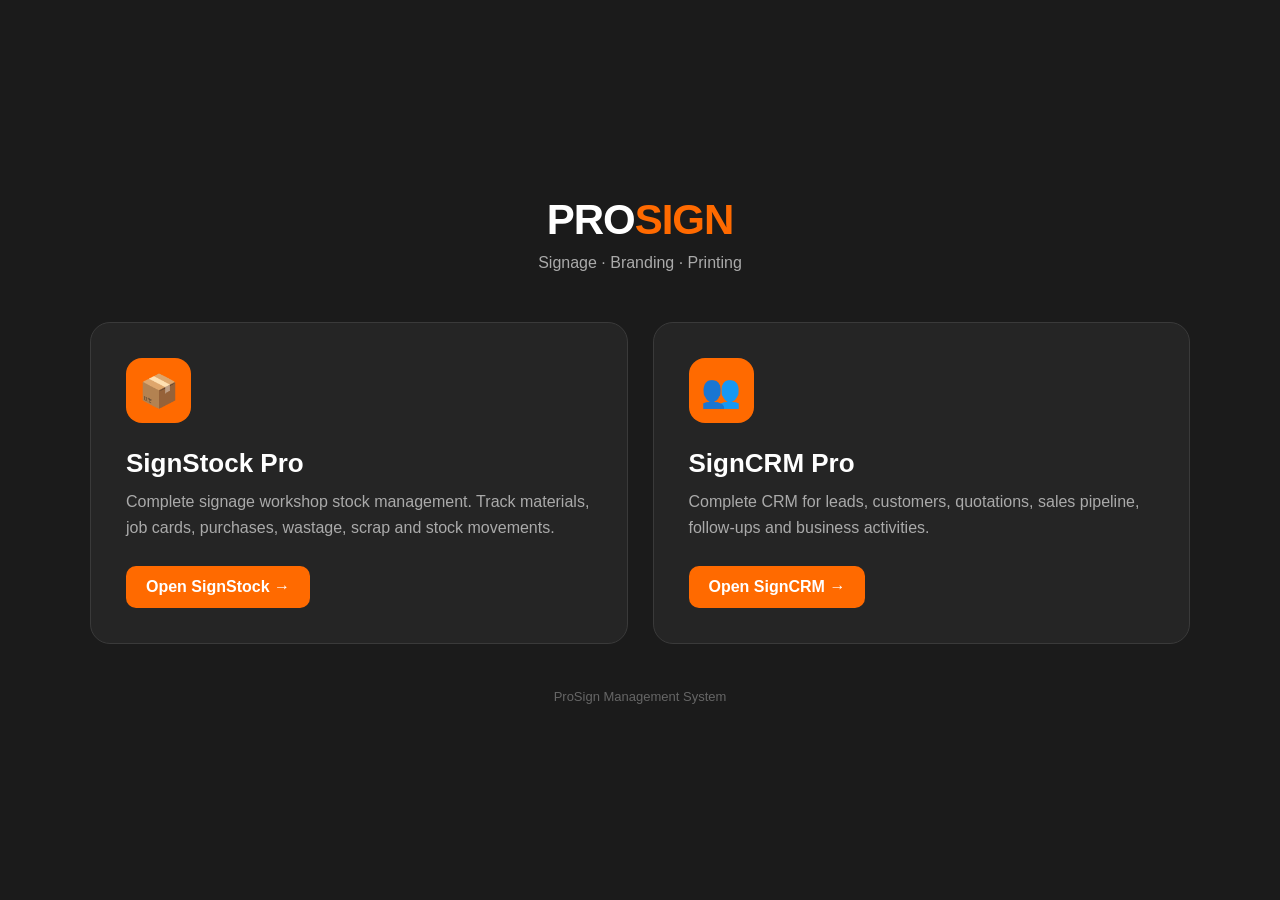
<file: PROSIGN-MANAGEMENT/index.html>
<!DOCTYPE html>
<html lang="en">
<head>
    <meta charset="UTF-8">
    <meta name="viewport" content="width=device-width, initial-scale=1.0">

    <title>ProSign Management</title>
    
    <style>
        * {
            box-sizing: border-box;
            margin: 0;
            padding: 0;
        }

        body {
            font-family: Arial, Helvetica, sans-serif;
            background: #1B1B1B;
            color: white;
            min-height: 100vh;
            display: flex;
            align-items: center;
            justify-content: center;
            padding: 30px;
        }

        .container {
            width: 100%;
            max-width: 1100px;
        }

        .header {
            text-align: center;
            margin-bottom: 50px;
        }

        .logo {
            font-size: 42px;
            font-weight: 800;
            letter-spacing: -1px;
        }

        .logo span {
            color: #ff6a00;
        }

        .subtitle {
            margin-top: 10px;
            color: #aaa;
            font-size: 16px;
        }

        .apps {
            display: grid;
            grid-template-columns: repeat(2, 1fr);
            gap: 25px;
        }

        .app-card {
            background: #252525;
            border: 1px solid #3a3a3a;
            border-radius: 20px;
            padding: 35px;
            text-decoration: none;
            color: white;
            transition: 0.25s ease;
            display: block;
        }

        .app-card:hover {
            transform: translateY(-5px);
            border-color: #ff6a00;
            box-shadow: 0 15px 40px rgba(0,0,0,0.35);
        }

        .icon {
            width: 65px;
            height: 65px;
            border-radius: 16px;
            background: #ff6a00;
            display: flex;
            align-items: center;
            justify-content: center;
            font-size: 32px;
            margin-bottom: 25px;
        }

        .app-card h2 {
            font-size: 26px;
            margin-bottom: 10px;
        }

        .app-card p {
            color: #aaa;
            line-height: 1.6;
            margin-bottom: 25px;
        }

        .open-btn {
            display: inline-block;
            background: #ff6a00;
            color: white;
            padding: 12px 20px;
            border-radius: 10px;
            font-weight: 700;
        }

        .footer {
            text-align: center;
            color: #666;
            margin-top: 45px;
            font-size: 13px;
        }

        @media (max-width: 700px) {
            .apps {
                grid-template-columns: 1fr;
            }

            .logo {
                font-size: 32px;
            }
        }
    </style>
</head>

<body>

    <div class="container">

        <div class="header">
            <div class="logo">
                PRO<span>SIGN</span>
            </div>

            <div class="subtitle">
                Signage · Branding · Printing
            </div>
        </div>

        <div class="apps">

            <!-- SIGNSTOCK -->
            <a href="./stock/" class="app-card">

                <div class="icon">
                    📦
                </div>

                <h2>SignStock Pro</h2>

                <p>
                    Complete signage workshop stock management.
                    Track materials, job cards, purchases,
                    wastage, scrap and stock movements.
                </p>

                <span class="open-btn">
                    Open SignStock →
                </span>

            </a>


            <!-- SIGNCRM -->
            <a href="./crm/" class="app-card">

                <div class="icon">
                    👥
                </div>

                <h2>SignCRM Pro</h2>

                <p>
                    Complete CRM for leads, customers,
                    quotations, sales pipeline, follow-ups
                    and business activities.
                </p>

                <span class="open-btn">
                    Open SignCRM →
                </span>

            </a>

        </div>

        <div class="footer">
            ProSign Management System
        </div>

    </div>

</body>
</html>
</file>
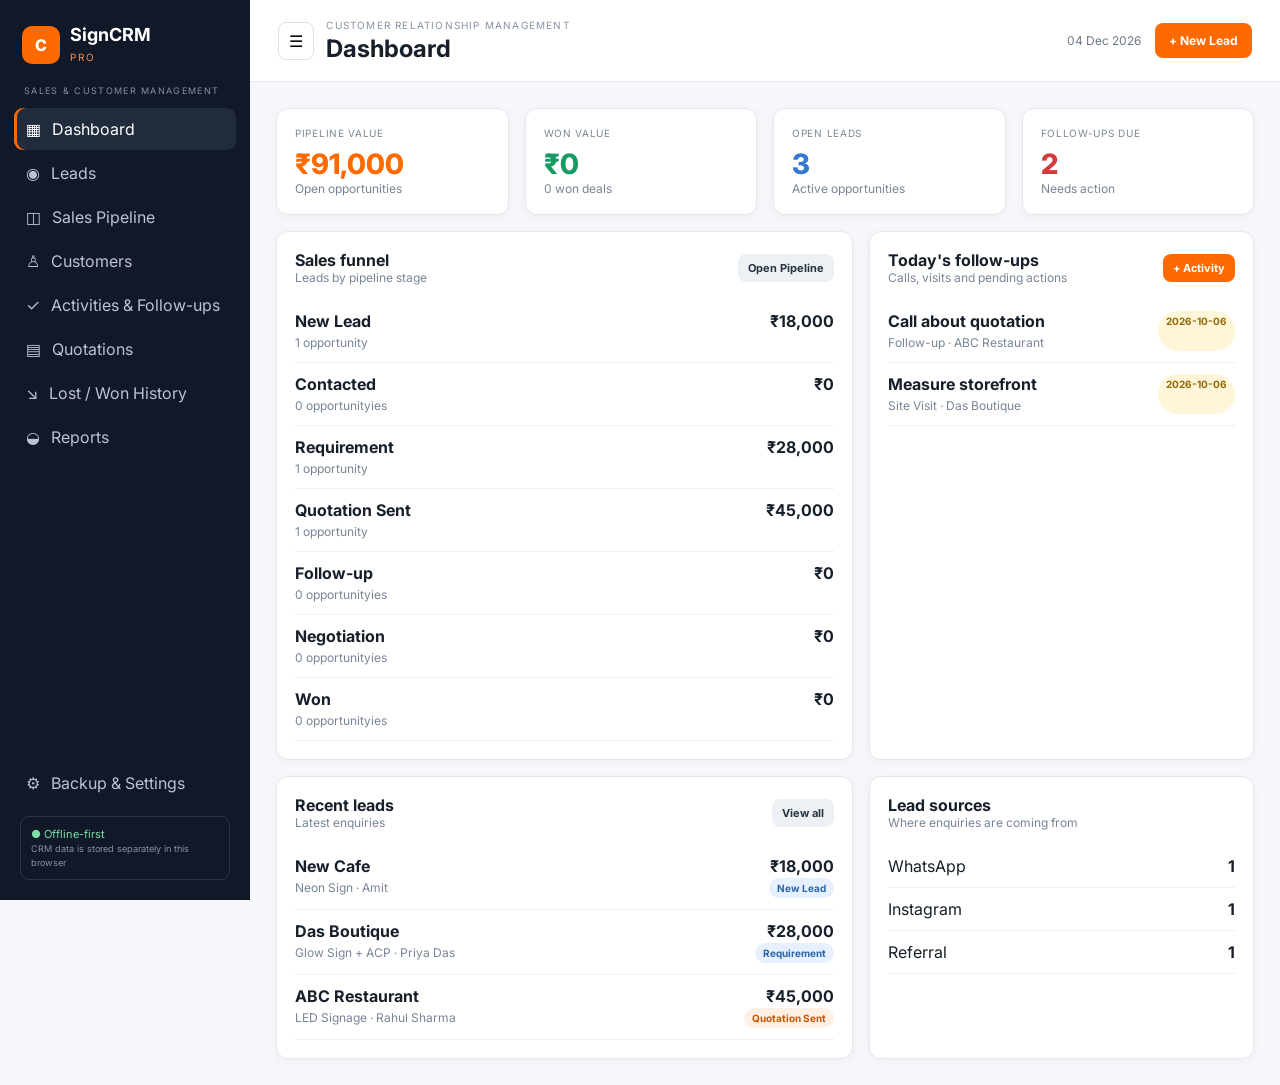
<file: PROSIGN-MANAGEMENT/crm/index.html>
<!doctype html>
<html lang="en">
<head>
<meta charset="utf-8">
<meta name="viewport" content="width=device-width,initial-scale=1">
<title>SignCRM Pro — Signage Sales CRM</title>
<link rel="preconnect" href="https://fonts.googleapis.com">
<link rel="preconnect" href="https://fonts.gstatic.com" crossorigin>
<link href="https://fonts.googleapis.com/css2?family=Inter:wght@400;500;600;700;800&display=swap" rel="stylesheet">
<link rel="stylesheet" href="style.css">
</head>
<body>
<div class="app">
<aside class="sidebar">
  <div class="brand"><div class="mark">C</div><div><b>SignCRM</b><span>PRO</span></div></div>
  <div class="label">SALES & CUSTOMER MANAGEMENT</div>
  <nav id="nav">
    <button class="nav active" data-view="dashboard">▦ <span>Dashboard</span></button>
    <button class="nav" data-view="leads">◉ <span>Leads</span></button>
    <button class="nav" data-view="pipeline">◫ <span>Sales Pipeline</span></button>
    <button class="nav" data-view="customers">♙ <span>Customers</span></button>
    <button class="nav" data-view="activities">✓ <span>Activities & Follow-ups</span></button>
    <button class="nav" data-view="quotes">▤ <span>Quotations</span></button>
    <button class="nav" data-view="lost">↘ <span>Lost / Won History</span></button>
    <button class="nav" data-view="reports">◒ <span>Reports</span></button>
  </nav>
  <div class="bottom">
    <button class="nav" data-view="backup">⚙ <span>Backup & Settings</span></button>
    <div class="offline">● Offline-first<br><small>CRM data is stored separately in this browser</small></div>
  </div>
</aside>

<main class="main">
<header class="topbar">
  <div class="head-left"><button class="icon" id="menu">☰</button><div><div class="eyebrow">Customer relationship management</div><h1 id="title">Dashboard</h1></div></div>
  <div class="top-right"><span id="date"></span><button class="btn primary" id="quickLead">+ New Lead</button></div>
</header>
<section id="content"></section>
</main>
</div>
<div class="modal hidden" id="modal"><div class="modal-card"><div class="modal-head"><h2 id="modalTitle">Form</h2><button class="icon" id="close">×</button></div><div id="modalBody"></div></div></div>
<div id="toast"></div>
<script src="app.js"></script>
</body>
</html>
</file>
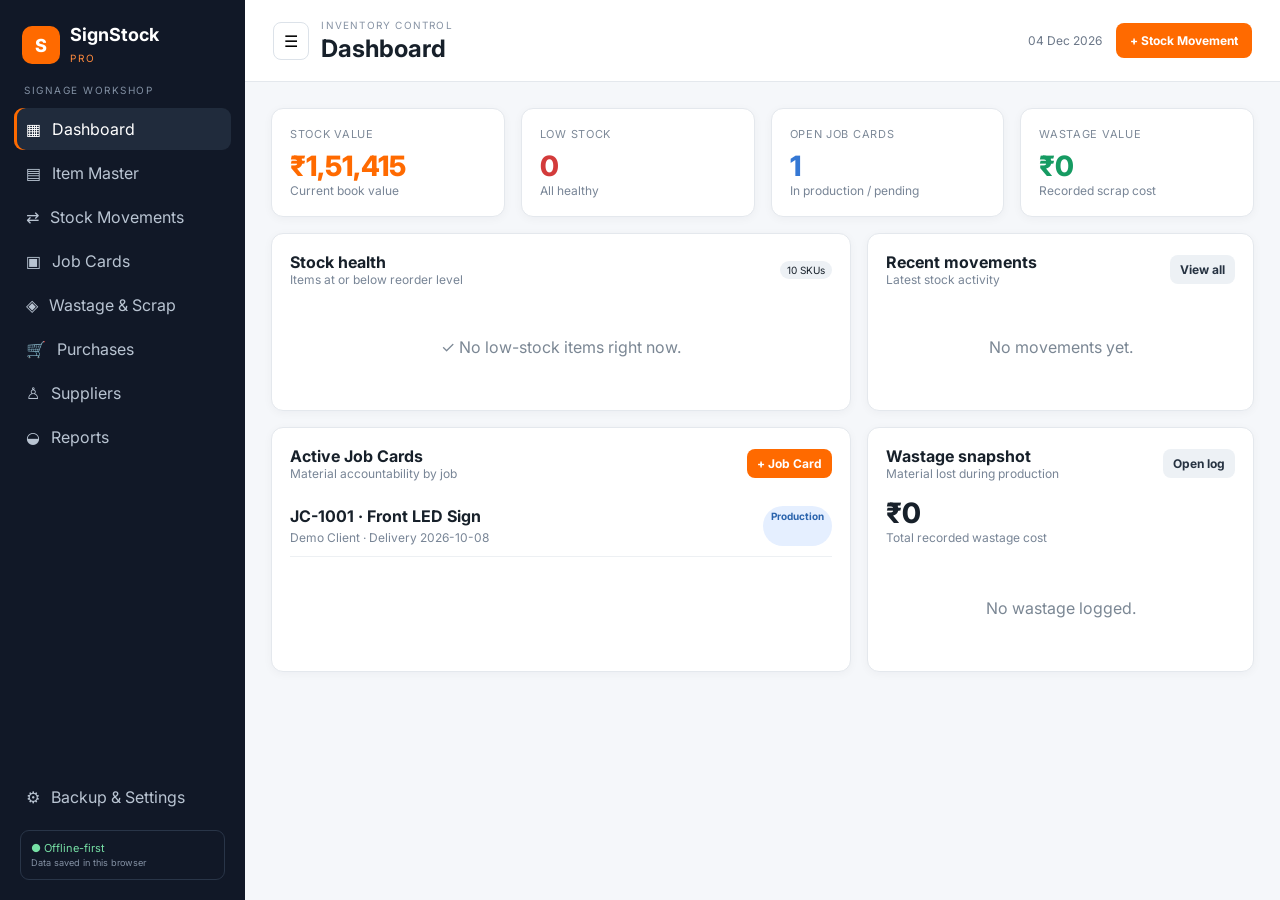
<file: PROSIGN-MANAGEMENT/stock/index.html>
<!doctype html>
<html lang="en">
<head>
<meta charset="utf-8">
<meta name="viewport" content="width=device-width,initial-scale=1">
<title>SignStock Pro — Signage Workshop Inventory</title>
<link rel="preconnect" href="https://fonts.googleapis.com">
<link rel="preconnect" href="https://fonts.gstatic.com" crossorigin>
<link href="https://fonts.googleapis.com/css2?family=Inter:wght@400;500;600;700;800&display=swap" rel="stylesheet">
<link rel="stylesheet" href="style.css">
</head>
<body>
<div id="app">
  <aside class="sidebar">
    <div class="brand"><div class="brand-mark">S</div><div><b>SignStock</b><span>PRO</span></div></div>
    <div class="workshop">SIGNAGE WORKSHOP</div>
    <nav id="nav">
      <button class="nav active" data-view="dashboard">▦ <span>Dashboard</span></button>
      <button class="nav" data-view="items">▤ <span>Item Master</span></button>
      <button class="nav" data-view="transactions">⇄ <span>Stock Movements</span></button>
      <button class="nav" data-view="jobs">▣ <span>Job Cards</span></button>
      <button class="nav" data-view="wastage">◈ <span>Wastage & Scrap</span></button>
      <button class="nav" data-view="purchases">🛒 <span>Purchases</span></button>
      <button class="nav" data-view="suppliers">♙ <span>Suppliers</span></button>
      <button class="nav" data-view="reports">◒ <span>Reports</span></button>
    </nav>
    <div class="side-bottom">
      <button class="nav" data-view="backup">⚙ <span>Backup & Settings</span></button>
      <div class="local-badge">● Offline-first<br><small>Data saved in this browser</small></div>
    </div>
  </aside>

  <main class="main">
    <header class="topbar">
      <div><button id="mobileMenu" class="icon-btn">☰</button><div><div class="eyebrow">Inventory control</div><h1 id="pageTitle">Dashboard</h1></div></div>
      <div class="top-actions"><div id="today"></div><button class="btn primary" id="quickStock">+ Stock Movement</button></div>
    </header>

    <section id="content"></section>
  </main>
</div>

<div id="modal" class="modal hidden"><div class="modal-card"><div class="modal-head"><h2 id="modalTitle">Form</h2><button class="icon-btn" id="closeModal">×</button></div><div id="modalBody"></div></div></div>
<div id="toast"></div>
<script src="app.js"></script>
</body>
</html>
</file>
<file: PROSIGN-MANAGEMENT/crm/style.css>
*{box-sizing:border-box}body{margin:0;font-family:Inter,system-ui,sans-serif;background:#f5f7fa;color:#17202a}button,input,select,textarea{font:inherit}button{cursor:pointer}.sidebar{position:fixed;inset:0 auto 0 0;width:250px;background:#111827;color:#dbe4ee;padding:20px 14px;display:flex;flex-direction:column;z-index:20}.brand{display:flex;align-items:center;gap:10px;margin:4px 8px 20px}.mark{width:38px;height:38px;border-radius:10px;background:#ff6a00;color:#fff;display:grid;place-items:center;font-weight:800}.brand b{display:block;color:#fff;font-size:18px}.brand span{font-size:10px;color:#ff8a3d;letter-spacing:2px}.label{font-size:9px;letter-spacing:1.3px;color:#8491a3;margin:0 10px 10px}.nav{width:100%;border:0;background:transparent;color:#b9c4d2;text-align:left;padding:11px 12px;border-radius:9px;margin:2px 0;display:flex;gap:11px;align-items:center}.nav:hover,.nav.active{background:#202b3c;color:#fff}.nav.active{box-shadow:inset 3px 0 #ff6a00}.bottom{margin-top:auto}.offline{margin:12px 6px 0;padding:10px;border:1px solid #293548;border-radius:9px;color:#7be0a7;font-size:11px}.offline small{color:#8491a4}.main{margin-left:250px;min-height:100vh}.topbar{height:82px;background:#fff;border-bottom:1px solid #e4e8ed;padding:15px 28px;display:flex;align-items:center;justify-content:space-between}.head-left{display:flex;align-items:center;gap:12px}.eyebrow{font-size:10px;text-transform:uppercase;letter-spacing:1.2px;color:#8793a4}.topbar h1{margin:3px 0 0;font-size:24px}.top-right{display:flex;gap:14px;align-items:center;color:#6d7887;font-size:12px}.icon{border:1px solid #dce2e9;background:#fff;border-radius:8px;padding:8px 10px}.btn{border:0;border-radius:8px;padding:10px 14px;font-weight:700}.primary{background:#ff6a00;color:#fff}.secondary{background:#edf1f5;color:#273341}.danger{background:#fee2e2;color:#991b1b}.small{padding:7px 10px;font-size:11px}.section{padding:26px}.grid{display:grid;gap:16px}.cards{grid-template-columns:repeat(4,1fr)}.two{grid-template-columns:1.5fr 1fr}.three{grid-template-columns:repeat(3,1fr)}.card{background:#fff;border:1px solid #e4e8ed;border-radius:12px;padding:18px;box-shadow:0 2px 10px #1b25300a}.kicker{font-size:10px;color:#7c8795;text-transform:uppercase;letter-spacing:.7px}.metric{font-size:28px;font-weight:800;margin-top:8px}.muted{color:#788596;font-size:12px}.orange{color:#ff6a00}.green{color:#169b62}.red{color:#d33b3b}.blue{color:#3578d4}.metric-row,.toolbar{display:flex;justify-content:space-between;align-items:center;gap:10px}.toolbar{margin-bottom:15px}.toolbar-left,.toolbar-right{display:flex;gap:8px;align-items:center}.search,.input,.select,.textarea{border:1px solid #d7dde5;background:#fff;border-radius:7px;padding:9px 10px;outline:none;width:100%}.search{min-width:230px}.input:focus,.select:focus,.textarea:focus{border-color:#ff8a3d}.table-wrap{overflow:auto}.table{width:100%;border-collapse:collapse}.table th,.table td{padding:11px 10px;border-bottom:1px solid #edf0f3;text-align:left;font-size:12px;white-space:nowrap}.table th{font-size:10px;text-transform:uppercase;letter-spacing:.6px;color:#7c8795;background:#fafbfc}.status{display:inline-block;padding:4px 8px;border-radius:999px;font-size:10px;font-weight:700}.s-new{background:#e7f0ff;color:#2d65a9}.s-hot{background:#fff0e5;color:#c95600}.s-follow{background:#fff6d9;color:#946800}.s-won{background:#dcfce7;color:#167348}.s-lost{background:#fee2e2;color:#a32929}.s-neutral{background:#edf1f5;color:#596574}.form-grid{display:grid;grid-template-columns:repeat(2,1fr);gap:12px}.form-grid.three{grid-template-columns:repeat(3,1fr)}.field label{display:block;font-size:11px;color:#687586;margin-bottom:5px;font-weight:600}.full{grid-column:1/-1}.actions{display:flex;justify-content:flex-end;gap:8px;margin-top:15px}.notice{padding:11px 13px;background:#fff7ed;border:1px solid #fed7aa;border-radius:8px;font-size:11px;color:#9a4a0b}.list{display:flex;flex-direction:column}.list-item{display:flex;justify-content:space-between;gap:12px;padding:11px 0;border-bottom:1px solid #edf0f3}.kanban{display:grid;grid-template-columns:repeat(7,minmax(190px,1fr));gap:11px;overflow:auto}.col{background:#eef1f5;border-radius:10px;padding:10px;min-height:370px}.colhead{display:flex;justify-content:space-between;font-size:11px;font-weight:800;margin-bottom:8px}.deal{background:#fff;border:1px solid #e0e5eb;border-radius:9px;padding:11px;margin-bottom:8px}.deal h4{margin:0 0 5px;font-size:12px}.deal p{margin:3px 0;font-size:10px;color:#6f7a88}.tag{display:inline-block;padding:3px 6px;border-radius:5px;background:#fff1e8;color:#d45a00;font-size:9px;font-weight:700}.modal{position:fixed;inset:0;background:#10172299;display:grid;place-items:center;z-index:100;padding:20px}.hidden{display:none}.modal-card{background:#fff;border-radius:14px;width:min(760px,96vw);max-height:90vh;overflow:auto;padding:20px}.modal-head{display:flex;justify-content:space-between;align-items:center;margin-bottom:15px}.modal-head h2{margin:0;font-size:18px}.empty{text-align:center;padding:35px;color:#7b8794}.timeline{border-left:2px solid #e6eaf0;margin-left:7px;padding-left:18px}.event{position:relative;padding:0 0 16px}.event:before{content:"";position:absolute;left:-25px;top:3px;width:9px;height:9px;border-radius:50%;background:#ff6a00}.bar-wrap{display:flex;align-items:end;height:220px;gap:10px;padding-top:15px}.bar{flex:1;background:#ff6a00;border-radius:5px 5px 0 0;min-width:16px;position:relative}.bar span{position:absolute;top:-17px;width:100%;text-align:center;font-size:9px}.bar b{position:absolute;bottom:-20px;width:100%;text-align:center;font-size:9px;color:#7b8794}@media(max-width:1000px){.sidebar{transform:translateX(-100%);transition:.2s}.sidebar.open{transform:translateX(0)}.main{margin-left:0}.cards{grid-template-columns:repeat(2,1fr)}.two,.three{grid-template-columns:1fr}.kanban{grid-template-columns:repeat(7,220px)}#date{display:none}}@media(max-width:600px){.section{padding:16px}.cards{grid-template-columns:1fr}.form-grid,.form-grid.three{grid-template-columns:1fr}.search{min-width:150px}.topbar{padding:12px 16px}.topbar h1{font-size:19px}}
</file>
<file: PROSIGN-MANAGEMENT/stock/style.css>
*{box-sizing:border-box}body{margin:0;font-family:Inter,system-ui,sans-serif;background:#f5f7fa;color:#17202a}button,input,select,textarea{font:inherit}button{cursor:pointer}.sidebar{position:fixed;left:0;top:0;bottom:0;width:245px;background:#111827;color:#dbe4ee;padding:20px 14px;display:flex;flex-direction:column;z-index:20}.brand{display:flex;align-items:center;gap:10px;font-size:18px;margin:4px 8px 18px}.brand-mark{width:38px;height:38px;border-radius:10px;background:#ff6a00;color:white;display:grid;place-items:center;font-weight:800}.brand b{display:block;color:#fff}.brand span{font-size:10px;color:#ff8a3d;letter-spacing:2px}.workshop{font-size:10px;letter-spacing:1.5px;color:#8290a3;margin:0 10px 10px}.nav{width:100%;border:0;background:transparent;color:#b9c4d2;text-align:left;padding:11px 12px;border-radius:9px;margin:2px 0;display:flex;gap:11px;align-items:center}.nav:hover,.nav.active{background:#202b3c;color:#fff}.nav.active{box-shadow:inset 3px 0 #ff6a00}.side-bottom{margin-top:auto}.local-badge{margin:12px 6px 0;padding:10px;border:1px solid #293548;border-radius:9px;color:#76e0a5;font-size:11px}.local-badge small{color:#8491a4}.main{margin-left:245px;min-height:100vh}.topbar{height:82px;background:white;border-bottom:1px solid #e4e8ed;padding:15px 28px;display:flex;align-items:center;justify-content:space-between}.topbar>div:first-child{display:flex;align-items:center;gap:12px}.eyebrow{font-size:10px;color:#8793a4;text-transform:uppercase;letter-spacing:1.2px}.topbar h1{margin:3px 0 0;font-size:24px}.top-actions{display:flex;align-items:center;gap:14px;color:#6b7788;font-size:12px}.icon-btn{border:1px solid #dce2e9;background:#fff;border-radius:8px;padding:8px 10px}.btn{border:0;border-radius:8px;padding:10px 14px;font-weight:700}.btn.primary{background:#ff6a00;color:white}.btn.secondary{background:#edf1f5;color:#263241}.btn.danger{background:#fee2e2;color:#991b1b}.btn.small{padding:7px 10px;font-size:12px}.content{padding:26px}.section{padding:26px}.grid{display:grid;gap:16px}.cards{grid-template-columns:repeat(4,minmax(0,1fr))}.card{background:#fff;border:1px solid #e4e8ed;border-radius:12px;padding:18px;box-shadow:0 2px 10px #1b25300a}.metric{font-size:28px;font-weight:800;margin-top:8px}.muted{color:#788596;font-size:12px}.kicker{font-size:11px;color:#7d8998;text-transform:uppercase;letter-spacing:.7px}.metric-row{display:flex;justify-content:space-between;align-items:flex-start}.orange{color:#ff6a00}.red{color:#d33b3b}.green{color:#169b62}.blue{color:#3578d4}.two{grid-template-columns:1.5fr 1fr}.three{grid-template-columns:repeat(3,1fr)}.table-wrap{overflow:auto}.table{width:100%;border-collapse:collapse}.table th,.table td{padding:11px 10px;border-bottom:1px solid #edf0f3;text-align:left;font-size:12px;white-space:nowrap}.table th{font-size:10px;text-transform:uppercase;letter-spacing:.6px;color:#7c8795;background:#fafbfc}.toolbar{display:flex;justify-content:space-between;gap:12px;align-items:center;margin-bottom:15px}.toolbar-left,.toolbar-right{display:flex;gap:8px;align-items:center}.search{border:1px solid #d9dfe7;background:white;border-radius:8px;padding:9px 11px;min-width:230px}.select,.input,.textarea{width:100%;border:1px solid #d7dde5;background:#fff;border-radius:7px;padding:9px 10px;outline:none}.input:focus,.select:focus,.textarea:focus{border-color:#ff8a3d}.form-grid{display:grid;grid-template-columns:repeat(2,1fr);gap:12px}.form-grid.three{grid-template-columns:repeat(3,1fr)}.field label{display:block;font-size:11px;color:#687586;margin-bottom:5px;font-weight:600}.field.full{grid-column:1/-1}.form-actions{display:flex;justify-content:flex-end;gap:8px;margin-top:16px}.status{display:inline-block;padding:4px 8px;border-radius:999px;font-size:10px;font-weight:700}.status.ok{background:#dcfce7;color:#167348}.status.low{background:#fff4d8;color:#9a6900}.status.out{background:#fee2e2;color:#a32929}.status.blue{background:#e5efff;color:#2b64ad}.pill{font-size:10px;padding:3px 7px;border-radius:999px;background:#edf1f5}.progress{height:7px;background:#edf0f3;border-radius:8px;overflow:hidden}.progress i{display:block;height:100%;background:#ff6a00}.list{display:flex;flex-direction:column;gap:9px}.list-item{display:flex;justify-content:space-between;gap:10px;padding:10px 0;border-bottom:1px solid #edf0f3}.job-id{font-weight:800}.small{font-size:11px}.kanban{display:grid;grid-template-columns:repeat(5,minmax(180px,1fr));gap:12px;overflow:auto}.kanban-col{background:#eef1f5;border-radius:10px;padding:10px;min-height:330px}.kanban-head{display:flex;justify-content:space-between;font-size:11px;font-weight:800;margin-bottom:8px}.job-card{background:#fff;border:1px solid #e0e5eb;border-radius:9px;padding:11px;margin-bottom:8px;box-shadow:0 2px 7px #00000008}.job-card h4{margin:0 0 5px;font-size:12px}.job-card p{margin:3px 0;color:#6f7a88;font-size:10px}.tag{display:inline-block;background:#fff1e8;color:#d45a00;border-radius:5px;padding:3px 6px;font-size:9px;font-weight:700}.chartbar{height:220px;display:flex;align-items:flex-end;gap:10px;padding:12px 4px 0}.bar{flex:1;min-width:18px;background:#ff6a00;border-radius:5px 5px 0 0;position:relative}.bar span{position:absolute;bottom:-20px;width:100%;text-align:center;font-size:9px;color:#7b8794}.bar b{position:absolute;top:-17px;width:100%;text-align:center;font-size:9px;color:#5c6774}.modal{position:fixed;inset:0;background:#10172299;display:grid;place-items:center;z-index:100;padding:20px}.modal.hidden{display:none}.modal-card{background:#fff;border-radius:14px;width:min(720px,96vw);max-height:90vh;overflow:auto;padding:20px}.modal-head{display:flex;justify-content:space-between;align-items:center;margin-bottom:15px}.modal-head h2{margin:0;font-size:18px}.empty{text-align:center;padding:35px;color:#7b8794}.danger-text{color:#b72c2c}.notice{padding:11px 13px;background:#fff7ed;border:1px solid #fed7aa;border-radius:8px;font-size:11px;color:#9a4a0b}.tabs{display:flex;gap:6px;margin-bottom:14px}.tab{border:1px solid #dce2e9;background:white;border-radius:7px;padding:8px 12px;font-size:11px}.tab.active{background:#111827;color:#fff}.hidden-mobile{display:block}@media(max-width:950px){.sidebar{transform:translateX(-100%);transition:.2s}.sidebar.open{transform:translateX(0)}.main{margin-left:0}.cards{grid-template-columns:repeat(2,1fr)}.two,.three{grid-template-columns:1fr}.kanban{grid-template-columns:repeat(5,220px)}.top-actions #today{display:none}}@media(max-width:600px){.topbar{padding:12px 16px}.section{padding:16px}.cards{grid-template-columns:1fr}.form-grid,.form-grid.three{grid-template-columns:1fr}.search{min-width:150px}.topbar h1{font-size:19px}}
</file>
